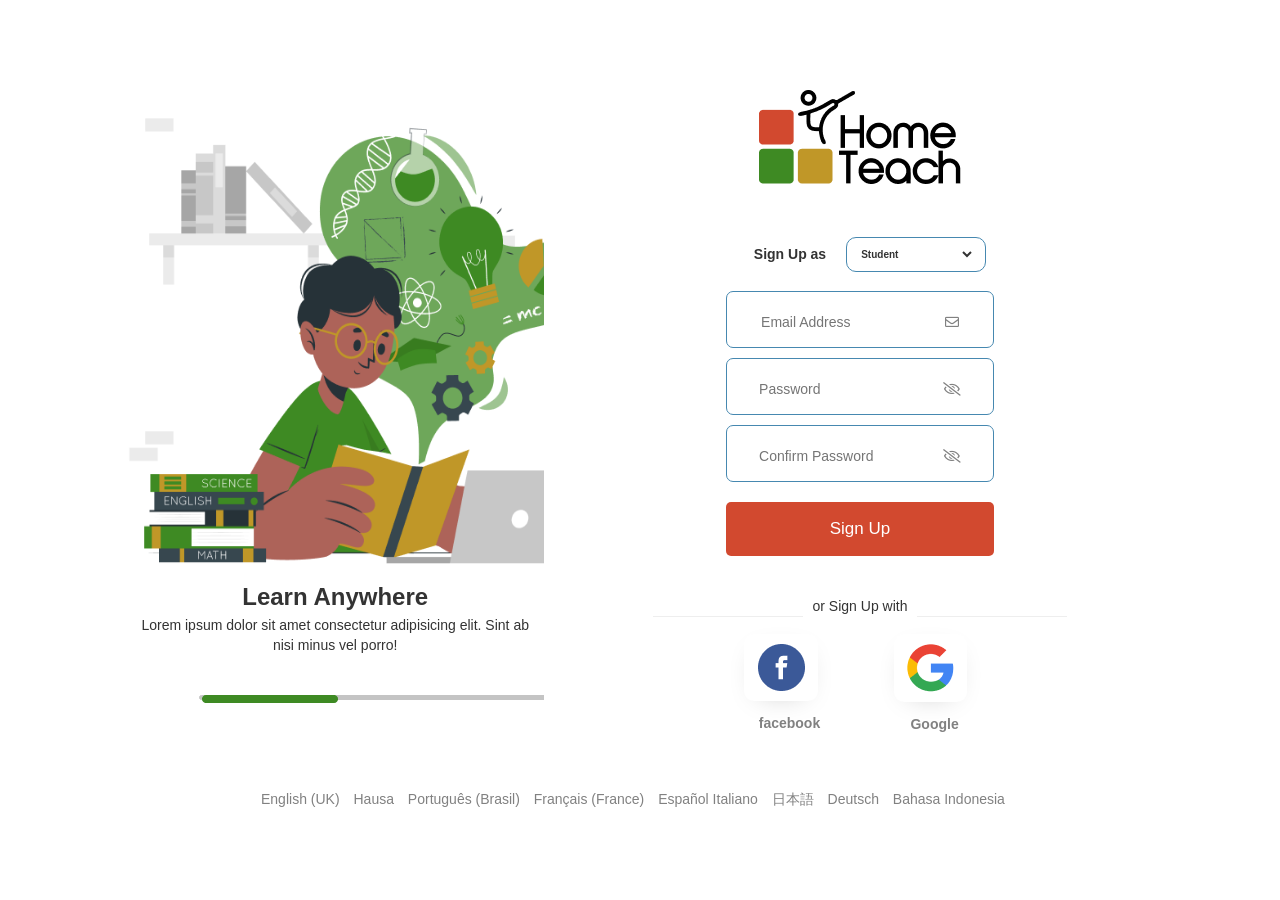
<file: index.html>
<!DOCTYPE html>
<html lang="en">
<head>
    <meta charset="UTF-8">
    <meta http-equiv="X-UA-Compatible" content="IE=edge">
    <meta name="viewport" content="width=device-width, initial-scale=1.0">
    <title>SignUp Page</title>
    <link rel="stylesheet" href="./css/style.css">
    <link rel="stylesheet" href="https://cdnjs.cloudflare.com/ajax/libs/font-awesome/5.15.3/css/all.min.css" integrity="sha512-iBBXm8fW90+nuLcSKlbmrPcLa0OT92xO1BIsZ+ywDWZCvqsWgccV3gFoRBv0z+8dLJgyAHIhR35VZc2oM/gI1w==" crossorigin="anonymous" referrerpolicy="no-referrer" />
    <link rel="stylesheet" href="https://stackpath.bootstrapcdn.com/bootstrap/3.4.1/css/bootstrap.min.css" integrity="sha384-HSMxcRTRxnN+Bdg0JdbxYKrThecOKuH5zCYotlSAcp1+c8xmyTe9GYg1l9a69psu" crossorigin="anonymous">
</head>
<body>
    <section class="main">
        <div class="mainleft-container">
            
            <div class="image-container" >
                <div class="tops">
                    <img src="./images/cuate.png" alt="">
                </div>
                <div class="tops">
                    <img src="./images/pana2.png" alt="">
                </div>
                <div class="tops">
                    <img src="./images/pana.png" alt="">
                </div>
                
                
            </div>
            <div class="text-coin">
                <h3>Learn Anywhere</h3>
                <p>Lorem ipsum dolor sit amet consectetur adipisicing elit. Sint ab nisi  minus vel porro!</p>
            </div>
            <div class="slide-coin">
                <div class="slide-rule">
                    <img src="./images/Rectangle.png" alt="">
                </div>
            </div>
        </div>

        <div class="main-right-container">
            <div class="logo">
                <img src="./images/logo.png" alt="">
            </div>
            <div class="form">
                <div class="student">
                    <p>Sign Up as</p>
                    <button>
                        <select id="users" name="users">
                            <option value="student">Student</option>
                            <option value="teacher">Teacher</option>
                        
                        </select> 
                    </button>
                   
                </div>
                
                
                <form action="">
                    <div class="signup">
                        <div class="authen"><input type="email" placeholder="Email Address" id="email" required>
                            <i class="far fa-envelope"></i>
                            </div>
                        <span id="emailErr"></span>

                        <div class="authen">
                            <input type="password" id="password" placeholder="Password" required>
                            <i class="far fa-eye-slash"></i>
                            </div>
                            <span id="passwordErr"></span>

                        <div class="authen">
                            <input type="password" id="password-confirm" placeholder="Confirm Password" required>
                            <i class="far fa-eye-slash"></i>
                        </div>
                        <span id="passwordReconfirmErr"></span>

                        <button id="submit">Sign Up</button>
                        <div class="hori"><hr>or Sign Up with<hr></div>
                        
                        <div></div>
                    </div>
                   
                </form>
            </div>
            <div class="social">
                <div class="social-facebook space">
                    <div>
                        <img src="./images/facebook-svgrepo-com.png" alt="facebook logo">
                    </div>
                    
                    <p>facebook</p>
                </div>
                <div class="social-google space">
                    <div>
                        <img src="./images/image 1.png" alt="google logo">
                    </div>
                    
                    <p>Google</p>
                </div>
            </div>
        </div>
    </section>

    <section class="footer">
        <a href="#">English (UK)</a>
        <a href="#">Hausa</a>
        <a href="#">Português (Brasil)</a>
        <a href="#">Français (France)</a>
        <a href="#">Español Italiano</a>
        <a href="#">日本語</a>
        <a href="#">Deutsch</a>
        <a href="#">Bahasa Indonesia</a>
    </section>


    <script src="./js/app.js"></script>
    <script src="./js/app.js"></script>
    <script src="https://stackpath.bootstrapcdn.com/bootstrap/3.4.1/js/bootstrap.min.js" integrity="sha384-aJ21OjlMXNL5UyIl/XNwTMqvzeRMZH2w8c5cRVpzpU8Y5bApTppSuUkhZXN0VxHd" crossorigin="anonymous"></script>
</body>
</html>
</file>
<file: css/style.css>
@import url('https://fonts.googleapis.com/css2?family=Montserrat&display=swap');



* {
    padding: 0;
    border: 0;
    box-sizing: border-box;
}

body {
    font-family: 'Montserrat', sans-serif;
    width: 100vw;
    height: 60vh;
    overflow-y: scroll;
}

.main {
    display: grid;
    grid-template-columns: repeat(2, 1fr);
    place-items: center;
    margin:  0 auto;
    
}

.main
.text-coin h3 {
    margin-bottom: 5px;
    font-weight: bold;
}

.main
.text-coin p {
    width: 390px;
    font-size: 14px;
}
.text-coin {
    width: 80%;
    margin: 0 0 0 60px;
    text-align: center;
    display: flex;
    flex-direction: column;
    justify-content: center;
    align-items: center;
}

.main
.mainleft-container {
    width: 70%;
    text-align: center;
    position: relative;
    top: 5vh;
    overflow: hidden;
}

.mainleft-container
.image-container {
    display: flex;
    width: 100%;
}

.mainleft-container
.tops img {
    width: 500px;
    height: 500px;
    position: relative;
    left: 0px;
    animation: slidein 10s linear 3s infinite;
}

@keyframes slidein {
    0% {
        left: 100%;
        opacity: 1;
    }
    
    100% {
        opacity: 1;
        left: -300%;
        
    }   
}



.main-right-container {
    text-align: center;
    width: 70%;
    position: relative;
    top: 10vh;
    right: 100px;
    
    
}

.slide-rule {
    border: 1px solid #C4C4C4;
    background: #C4C4C4;
    margin-bottom: 30px;
    margin-top: 30px;
    border-radius: 5px;
    width: 350px;
    height: 5px;
    position: relative;
    left: 23%;
    
}

.slide-rule img {
    position: relative;
    top: -8px;
    right: 30%;
    /* animation: slideout 10s linear 3s infinite; */

    
}
/* 
@keyframes slideout {
    0% {
        left: 50%;
        filter: #3E8A23;
        
    }

    50% {
        left: 10;
        filter: sepia(100%);
    }
    
    100% {
        left: -33%;
        filter: invert(100%);
    }   
} */



.slide-rule
.short-rule{
    border: 5px solid #3E8A23;
    background: #3E8A23;
    width: 116px;
    border-radius: 5px;
    margin-top: -4px;
    
    
}

/* @keyframes example {
    0% {background-color: #3E8A23; left: 20px;}
    25% {background-color: red; left: 50px;}
    50% {background-color: yellow; left: 100px;}
} */


.main-right-container {
    position: relative;
    
}

.main-right-container
.form
.student {
    display: flex;
    /* grid-template-columns: repeat(2, 1fr); */
    align-items: center;
    justify-content: center;
    width: 70%;
    place-items: center;
    margin: 0 auto;
    margin-top: 40px;
    
}

.main-right-container
.form
.student select {
    background-color: transparent;
    border: none;
    padding: 0 1em 0 0;
    margin: 0;
    width: 100%;
    font-family: inherit;
    font-size: inherit;
    cursor: inherit;
    line-height: inherit;
}

.main-right-container
.form
.student select:focus {
    outline: none;
}

.main-right-container
.form
.student p {
    font-size: 14px;
    padding: 5px;
    margin: 15px;
    font-weight: bold;
}

.main-right-container
.form
.student button {
    padding: 10px;
    border-radius: 10px;
    width: 140px;
    background: #fff;
    border: 1px solid #4688B0;
    font-weight: bold;
    padding-right: -50px;
    display: flex;
    justify-content: space-between;
    font-size: 1rem;
}

.main-right-container
.signup {
    height: 400px;
    display: flex;
    flex-direction: column;
    justify-content: center;
    align-items: center;
    margin-top: -25px;
}

.main-right-container
.signup
.authen{
    border: 1px solid #4688B0;
    width: 60%;
    margin-top: 10px;
    border-radius: 7px;
    padding: 3px;
    color: #818181;
}

.main-right-container
.signup
.authen input{
    margin-left: -20px;
    margin-top: 5px;  
}


.main-right-container
.signup
.authen i {
    /* margin-left: 100px; */
    position: relative;
    
}
.signup
.authen input[type=email] {
    padding: 12px 20px;
    width: 200px;
    -webkit-transition: width .35s ease-in-out;
    transition: width .35s ease-in-out;
    
}

.signup
.authen input[type=email]:focus {
    width: 290px;
    outline: none;
    background: #fff;
}

.signup
.authen input[type=password] {
    padding: 12px 20px;
    width: 200px;
    -webkit-transition: width .35s ease-in-out;
    transition: width .35s ease-in-out;
    
}

.signup
.authen input[type=password]:focus {
    width: 290px;
    outline: none;
}

.signup button {
    width: 60%;
    margin-top: 20px;
    padding: 15px;
    border-radius: 5px;
    color: #fff;
    background: #D2492F;
    font-size: 17px;
}

hr {
    width: 150px;
    border: 1px solid #C4C4C4;
    margin-bottom: 20px;
    margin-left: 10px;
    margin-right: 10px;
    color: #818181;
}

.hori {
    margin-top: 40px;
    display: flex;
}

.social {
    display: grid;
    grid-template-columns: repeat(2, 1fr);
    place-items: center;
    justify-items: center;
    padding: 30px;
    margin: 0 auto;
    margin-top: -45px;
    margin-bottom: 30px;
    width: 80%;
    height: 150px;
}

.main-right-container
.form
.student button i {
    position: relative;
    right: 6px;
    top: 3px;
    padding-left: -20px;
    color: #818181;
    
}

.social
.space {
    width: 55%;
    margin-top: -10px;
    height: 120px;
}

.social
.space div {
    padding: 10px;
    width: 90%;
    margin: 0;
    background: #FFFFFF;
    box-shadow: 0px 7px 28px -15px rgba(0, 0, 0, 0.25);
    border-radius: 10px;    
}

.social
.space p {
    width: 65%;
    margin: 0 auto;
    margin-top: 12px;
    color: #818181;
    font-weight: bold;
    
}


.footer {
    width: 60%;
    margin: 0 auto;
    margin-top: 85px;
    margin-bottom: 50px;
    /* transform: translate(25%, 50%); */

    
}

.footer a {
    margin: 0 5px;
    text-decoration:  none;
    color: #818181;
    font-size: 14px;
}



@media only screen and (max-width: 768px) {

    body {
        height: 140vh;
        overflow-x: hidden;
    }

    .mainleft-container {
        display: none;
    }

    .main {
        display: flex;
        align-items: center;
        justify-content: center;
        
    }

    
    .main-right-container {
        width: 100%;
        position: relative;
        left: 2%;
        height: inherit;
    }

    .signup input {
        height: 2px;
        width: 100px;
    }

    .main-right-container
    .logo img {
        width: 120px;
        height: 56px;
    }

    .main-right-container
    .signup
    .authen {
        width: 75%;
    }

    .main-right-container
    .signup button {
        width: 68%;
        height: 40px;
        padding-top: 12px;
    }

    .social
    .space > div {
        width: 80%;
        
    }

    .social
    .space p {
        font-size: 12px;
        position: relative;
        right: 10px;
    }


    hr {
        width: 105px;
    }


    .footer {
        width: 88%;
    }
}

@media only screen and (max-width: 375px) {
    body {
        height: 140vh;
        overflow-x: hidden;
    }
    .main-right-container
    .signup
    .authen {
        width: 90%;
    }

    .main-right-container
    .signup button {
        width: 90%;
        
    }

    .social
    .space  {
        width: 80%;
        position: relative;
        top: -20px;
    }
}

/* Style error */
.email, .password, .passwordconfirm {
    color: red;
    /* margin-top: 10px; */
    position: relative;
    right: 13%;
    font-size: 12px;
    font-weight: bold;
}



/* style error */
</file>
